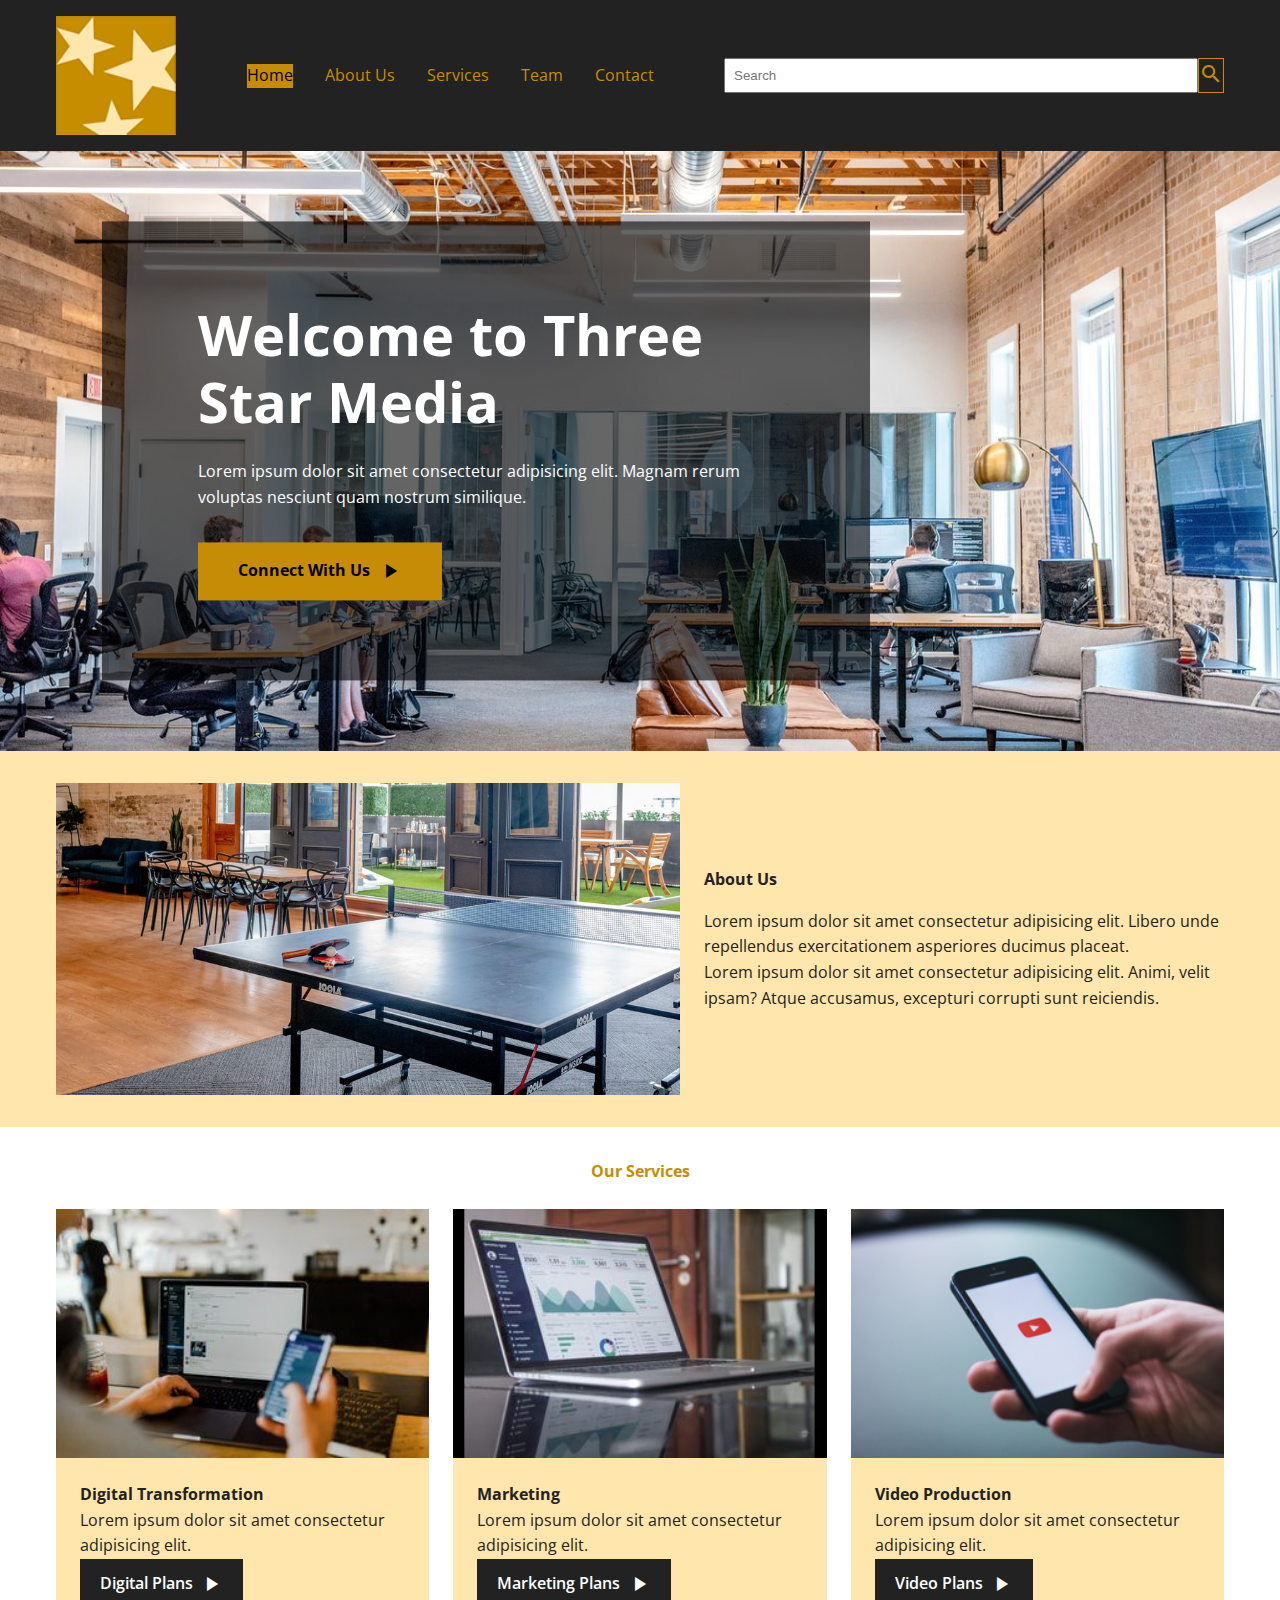
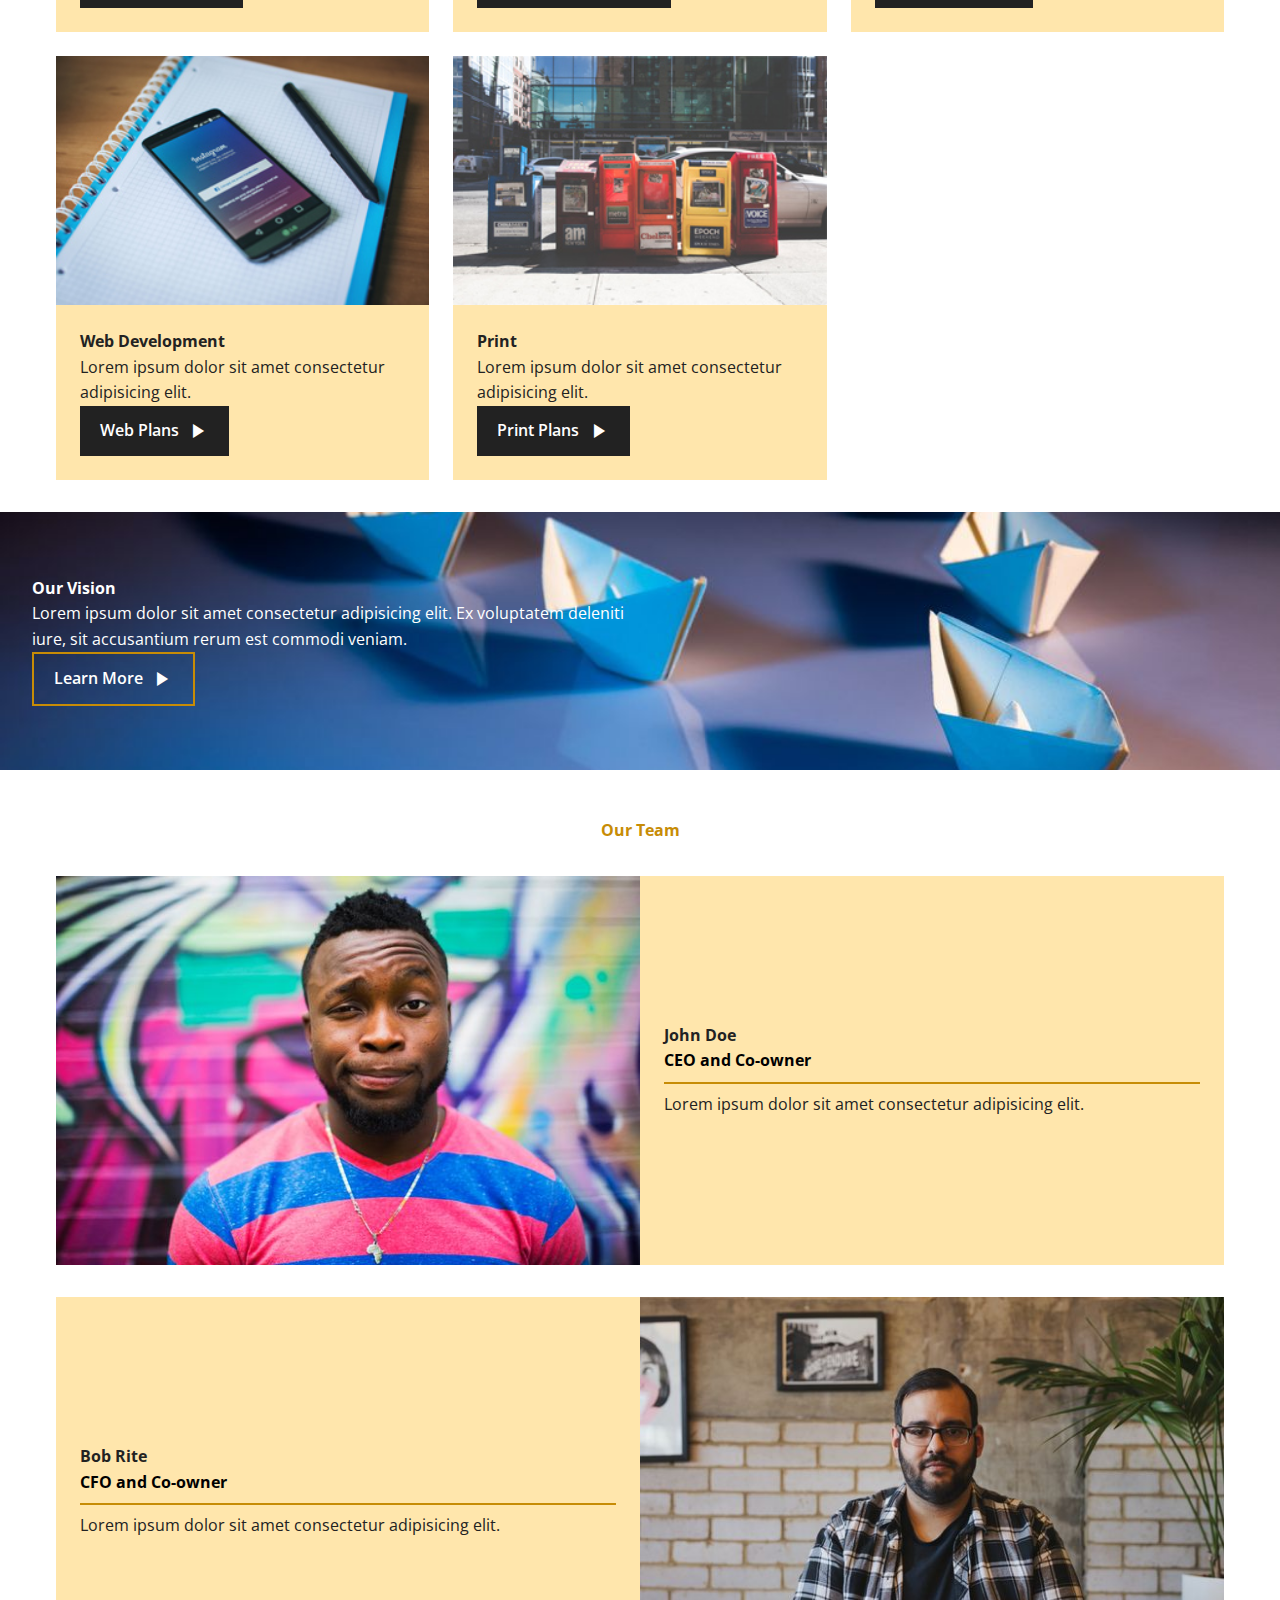
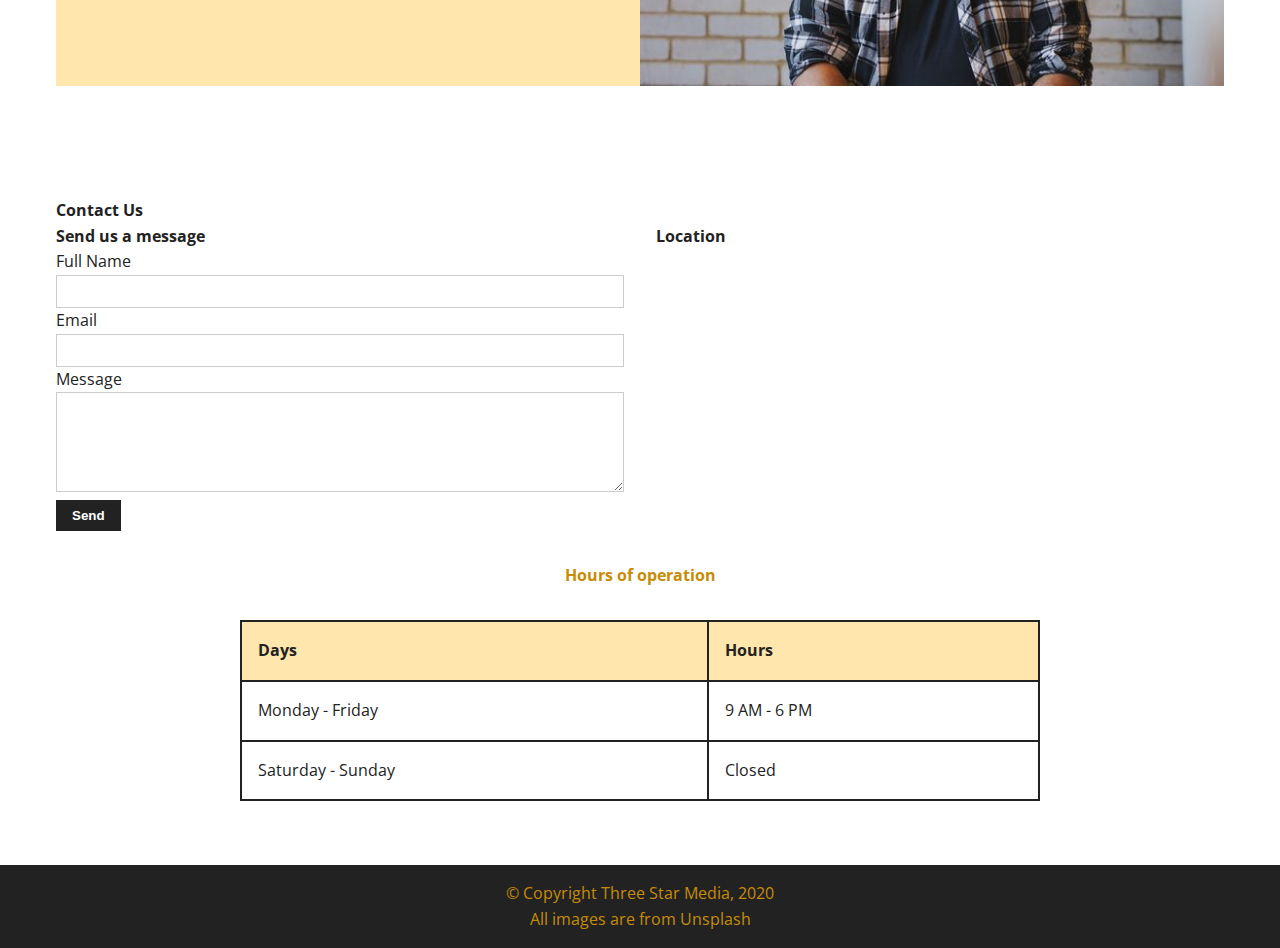
<file: final-project/index.html>
<!DOCTYPE html>
<html lang="en">
<head>
  <meta charset="UTF-8">
  <meta name="viewport" content="width=device-width, initial-scale=1.0">
  <title>Three Star Media</title>

  <!-- Google Font -->
  <link href="https://fonts.googleapis.com/css2?family=Open+Sans:wght@400;600;700&display=swap" rel="stylesheet">

  <!-- Material Icons -->
  <link href="https://fonts.googleapis.com/icon?family=Material+Icons" rel="stylesheet">

  <!-- Main CSS -->
  <link rel="stylesheet" href="css/main.css">
</head>
<body>

  <!-- HEADER -->
  <header class="main-header">
    <div class="container nav-wrap">
      <img src="images/logo.png" alt="Three Star Media Logo" class="logo">

      <nav class="main-nav">
        <ul class="nav-list">
          <li><a href="#" class="active">Home</a></li>
          <li><a href="#about">About Us</a></li>
          <li><a href="#services">Services</a></li>
          <li><a href="#team">Team</a></li>
          <li><a href="#contact">Contact</a></li>
        </ul>
      </nav>

      <form class="search-bar" role="search">
        <label for="search" class="visually-hidden"></label>
        <input type="search" id="search" placeholder="Search">
        <button type="submit"><span class="material-icons">search</span></button>
      </form>
    </div>
  </header>

  <!-- BANNER -->
  <section class="banner">
    <img src="images/main-banner.jpg" alt="Main Banner" class="banner-img">
    <div class="banner-overlay">
      <h1>Welcome to Three Star Media</h1>
      <p>Lorem ipsum dolor sit amet consectetur adipisicing elit. Magnam rerum voluptas nesciunt quam nostrum similique.</p>
      <a href="#" class="btn">Connect with us <span class="material-icons">play_arrow</span></a>
    </div>
  </section>

  <!-- ABOUT -->
  <section id="about" class="about">
    <div class="container about__grid">
      <img src="images/about-us.jpg" alt="About Us Image">
      <div>
        <h2>About Us</h2>
        <p>Lorem ipsum dolor sit amet consectetur adipisicing elit. Libero unde repellendus exercitationem asperiores ducimus placeat.</p>
        <p>Lorem ipsum dolor sit amet consectetur adipisicing elit. Animi, velit ipsam? Atque accusamus, excepturi corrupti sunt reiciendis.</p>
      </div>
    </div>
  </section>

  <!-- SERVICES -->
  <section id="services" class="services">
    <div class="container">
      <h2>Our Services</h2>
      <div class="services-grid">
        <div class="service">
          <img src="images/digital.jpg" alt="">
          <div class="service__body">
            <h3>Digital Transformation</h3>
            <p>Lorem ipsum dolor sit amet consectetur adipisicing elit.</p>
            <a href="#" class="btn dark">Digital Plans <span class="material-icons">play_arrow</span></a>
          </div>
        </div>

        <div class="service">
          <img src="images/marketing.jpg" alt="">
          <div class="service__body">
            <h3>Marketing</h3>
            <p>Lorem ipsum dolor sit amet consectetur adipisicing elit.</p>
            <a href="#" class="btn dark">Marketing Plans <span class="material-icons">play_arrow</span></a>
          </div>
        </div>

        <div class="service">
          <img src="images/video.jpg" alt="">
          <div class="service__body">
            <h3>Video Production</h3>
            <p>Lorem ipsum dolor sit amet consectetur adipisicing elit.</p>
            <a href="#" class="btn dark">Video Plans <span class="material-icons">play_arrow</span></a>
          </div>
        </div>

        <div class="service">
          <img src="images/web.jpg" alt="">
          <div class="service__body">
            <h3>Web Development</h3>
            <p>Lorem ipsum dolor sit amet consectetur adipisicing elit.</p>
            <a href="#" class="btn dark">Web Plans <span class="material-icons">play_arrow</span></a>
          </div>
        </div>

        <div class="service">
          <img src="images/print.jpg" alt="">
          <div class="service__body">
            <h3>Print</h3>
            <p>Lorem ipsum dolor sit amet consectetur adipisicing elit.</p>
            <a href="#" class="btn dark">Print Plans <span class="material-icons">play_arrow</span></a>
          </div>
        </div>
      </div>
    </div>
  </section>

  <!-- VISION -->
  <section class="vision">
    <div class="vision-content">
      <h2>Our Vision</h2>
      <p>Lorem ipsum dolor sit amet consectetur adipisicing elit. Ex voluptatem deleniti iure, sit accusantium rerum est commodi veniam.</p>
      <a href="#" class="btn outline">Learn More <span class="material-icons">play_arrow</span></a>
    </div>
  </section>

  <!-- TEAM -->
  <section id="team" class="team">
    <div class="container">
      <h2>Our Team</h2>
      <div class="team-grid">
        <div class="team-member">
          <img src="images/john.jpg" alt="John Doe">
          <div class="team-text">
            <h3>John Doe</h3>
            <h4>CEO and Co-owner</h4>
            <hr>
            <p>Lorem ipsum dolor sit amet consectetur adipisicing elit.</p>
          </div>
        </div>

        <div class="team-member">
          <img src="images/bob.jpg" alt="Bob Rite">
          <div class="team-text">
            <h3>Bob Rite</h3>
            <h4>CFO and Co-owner</h4>
            <hr>
            <p>Lorem ipsum dolor sit amet consectetur adipisicing elit.</p>
          </div>
        </div>
      </div>
    </div>
  </section>

  <!-- CONTACT -->
  <section id="contact" class="contact">
    <div class="container">
      <h2>Contact Us</h2>
      <div class="contact-grid">
        <form>
          <h3>Send us a message</h3>
          <label for="fullname">Full Name</label>
          <input type="text" id="fullname" name="fullname">

          <label for="email">Email</label>
          <input type="email" id="email" name="email">

          <label for="message">Message</label>
          <textarea id="message" name="message"></textarea>

          <button type="submit" class="btn dark small">Send</button>
        </form>

        <div class="map">
          <h3>Location</h3>
          <iframe src="https://www.google.com/maps/embed?pb=!1m18!1m12!1m3!1d2795.2131816944243!2d-75.7571255844441!3d45.349931979099404!2m3!1f0!2f0!3f0!3m2!1i1024!2i768!4f13.1!3m3!1m2!1s0x4cce05b51e0b9e35%3A0x75e7bff9305d83f2!2sAlgonquin%20College!5e0!3m2!1sen!2sca!4v1582235329285!5m2!1sen!2sca"></iframe>
        </div>
      </div>

      <div class="hours">
        <h3>Hours of operation</h3>
        <table>
          <tr><th>Days</th><th>Hours</th></tr>
          <tr><td>Monday - Friday</td><td>9 AM - 6 PM</td></tr>
          <tr><td>Saturday - Sunday</td><td>Closed</td></tr>
        </table>
      </div>
    </div>
  </section>

  <!-- FOOTER -->
  <footer>
    <p>&copy; Copyright Three Star Media, 2020<br>
    All images are from <a href="https://unsplash.com" target="_blank">Unsplash</a></p>
  </footer>

</body>
</html>
</file>
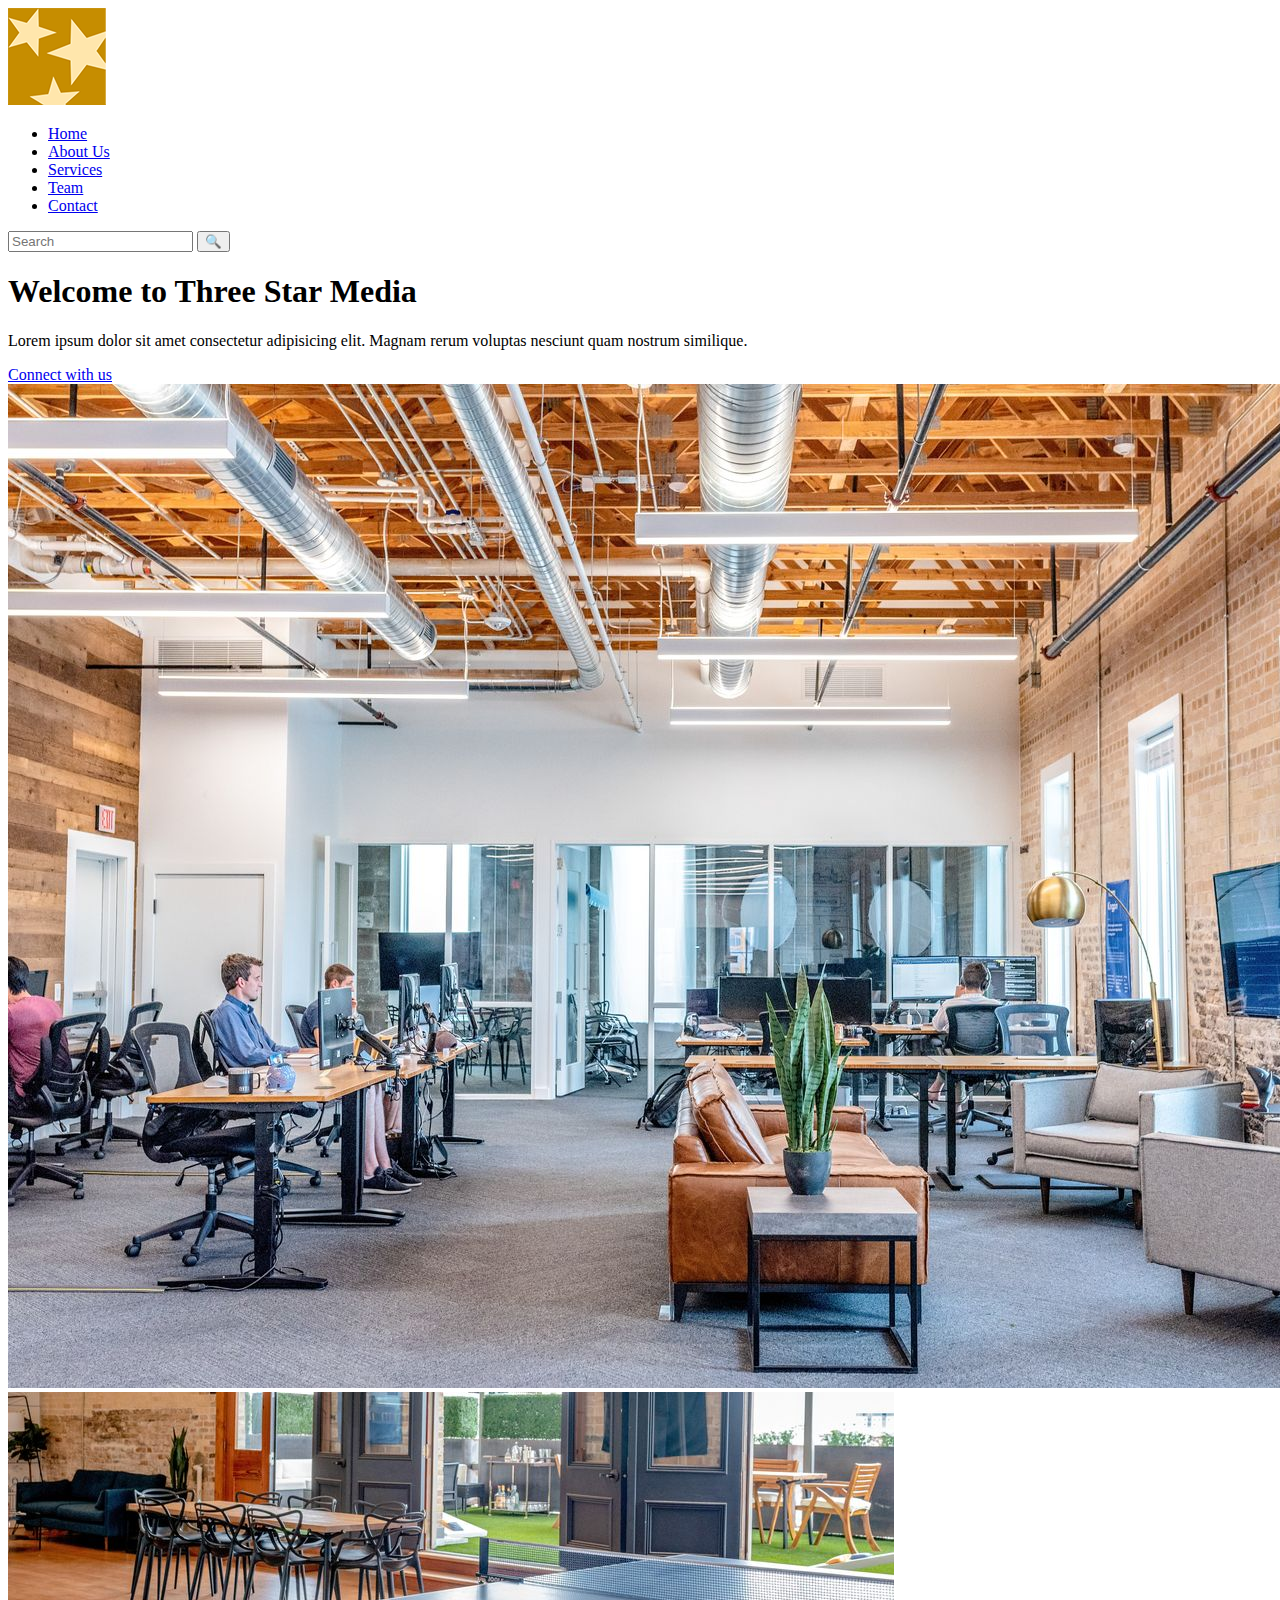
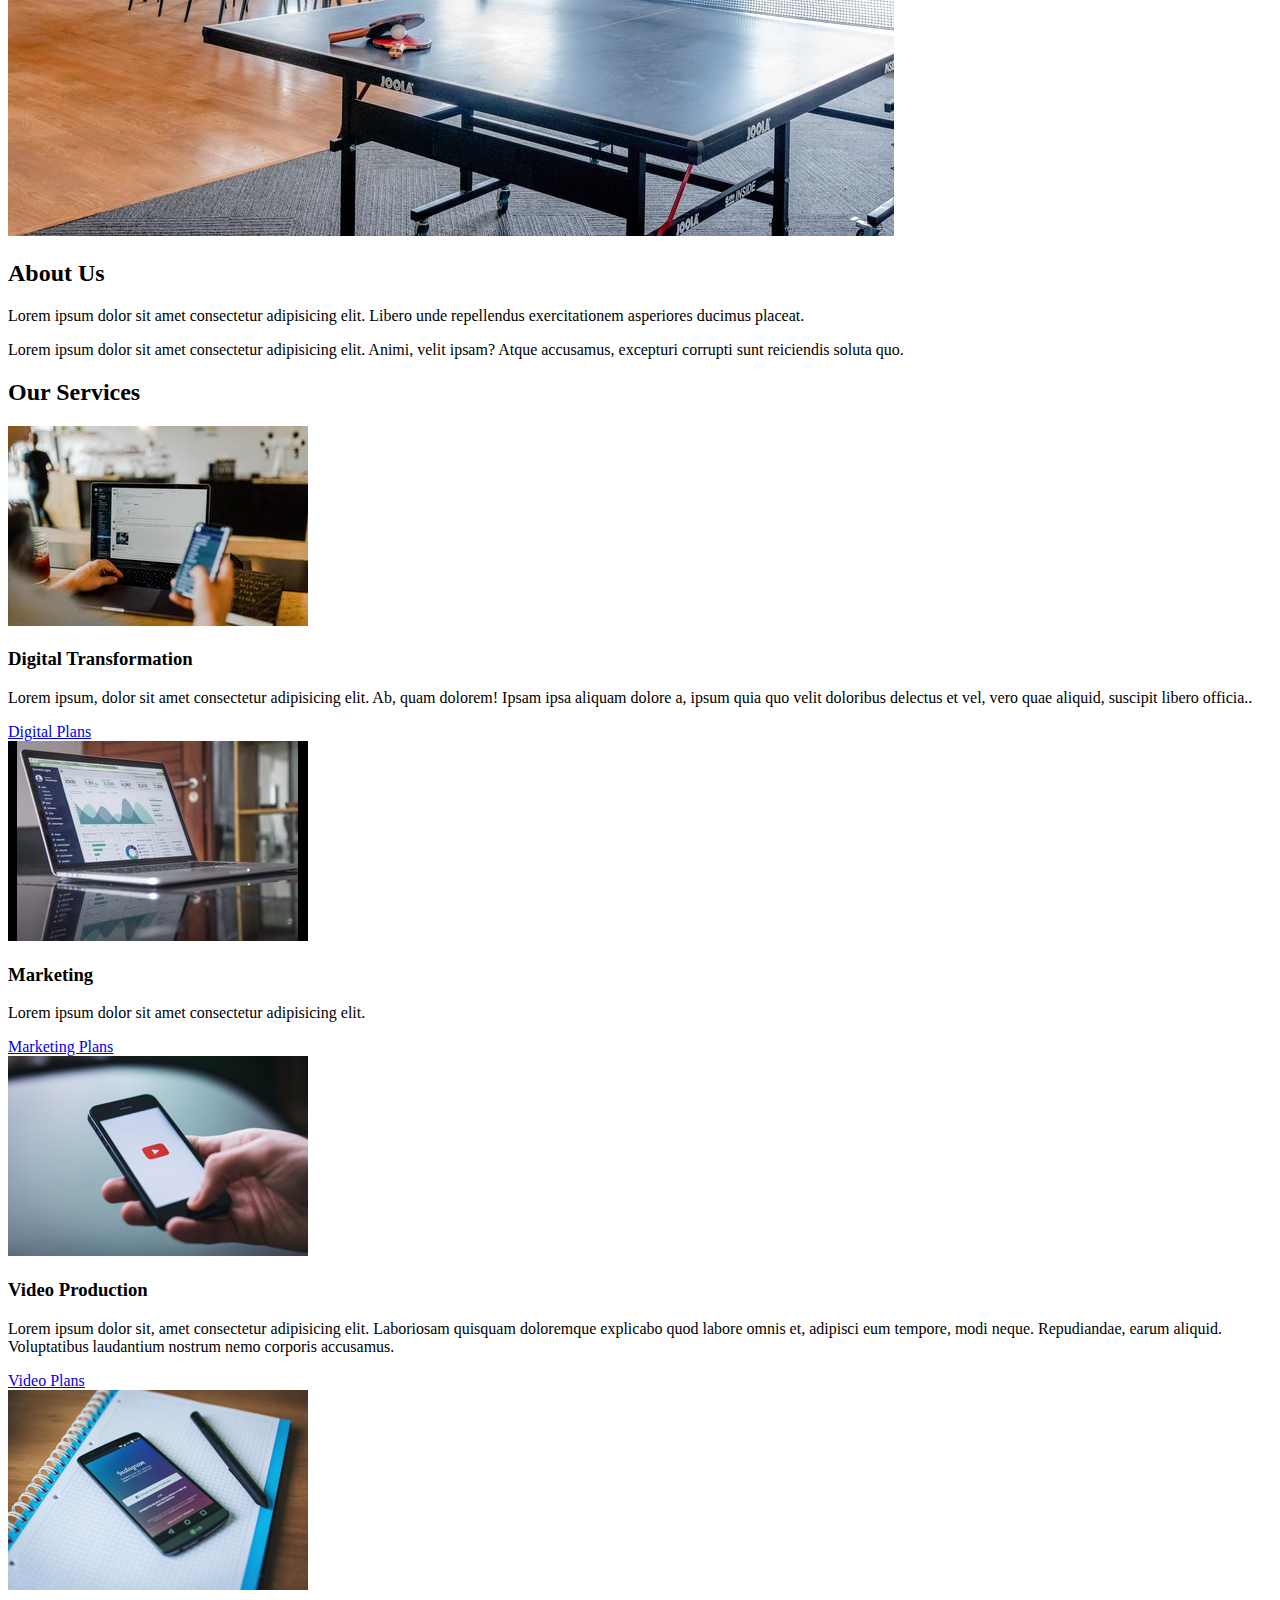
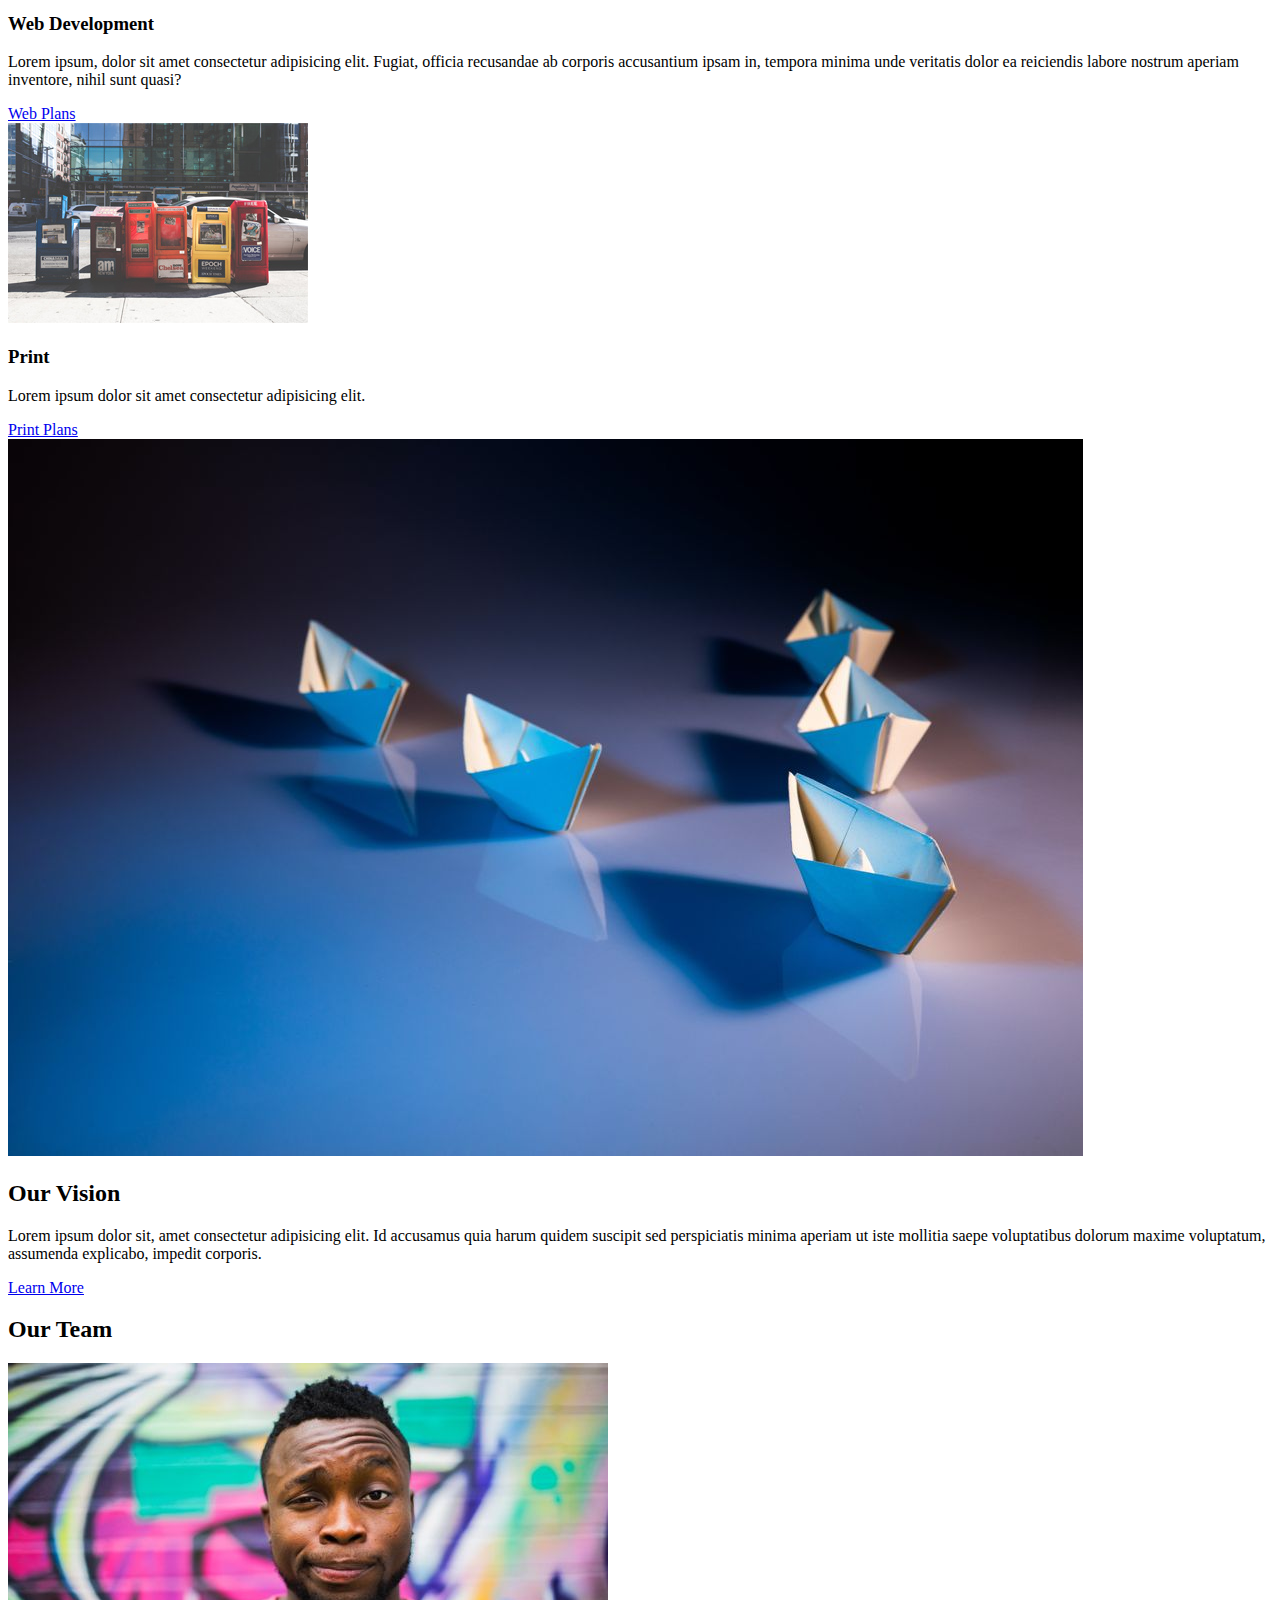
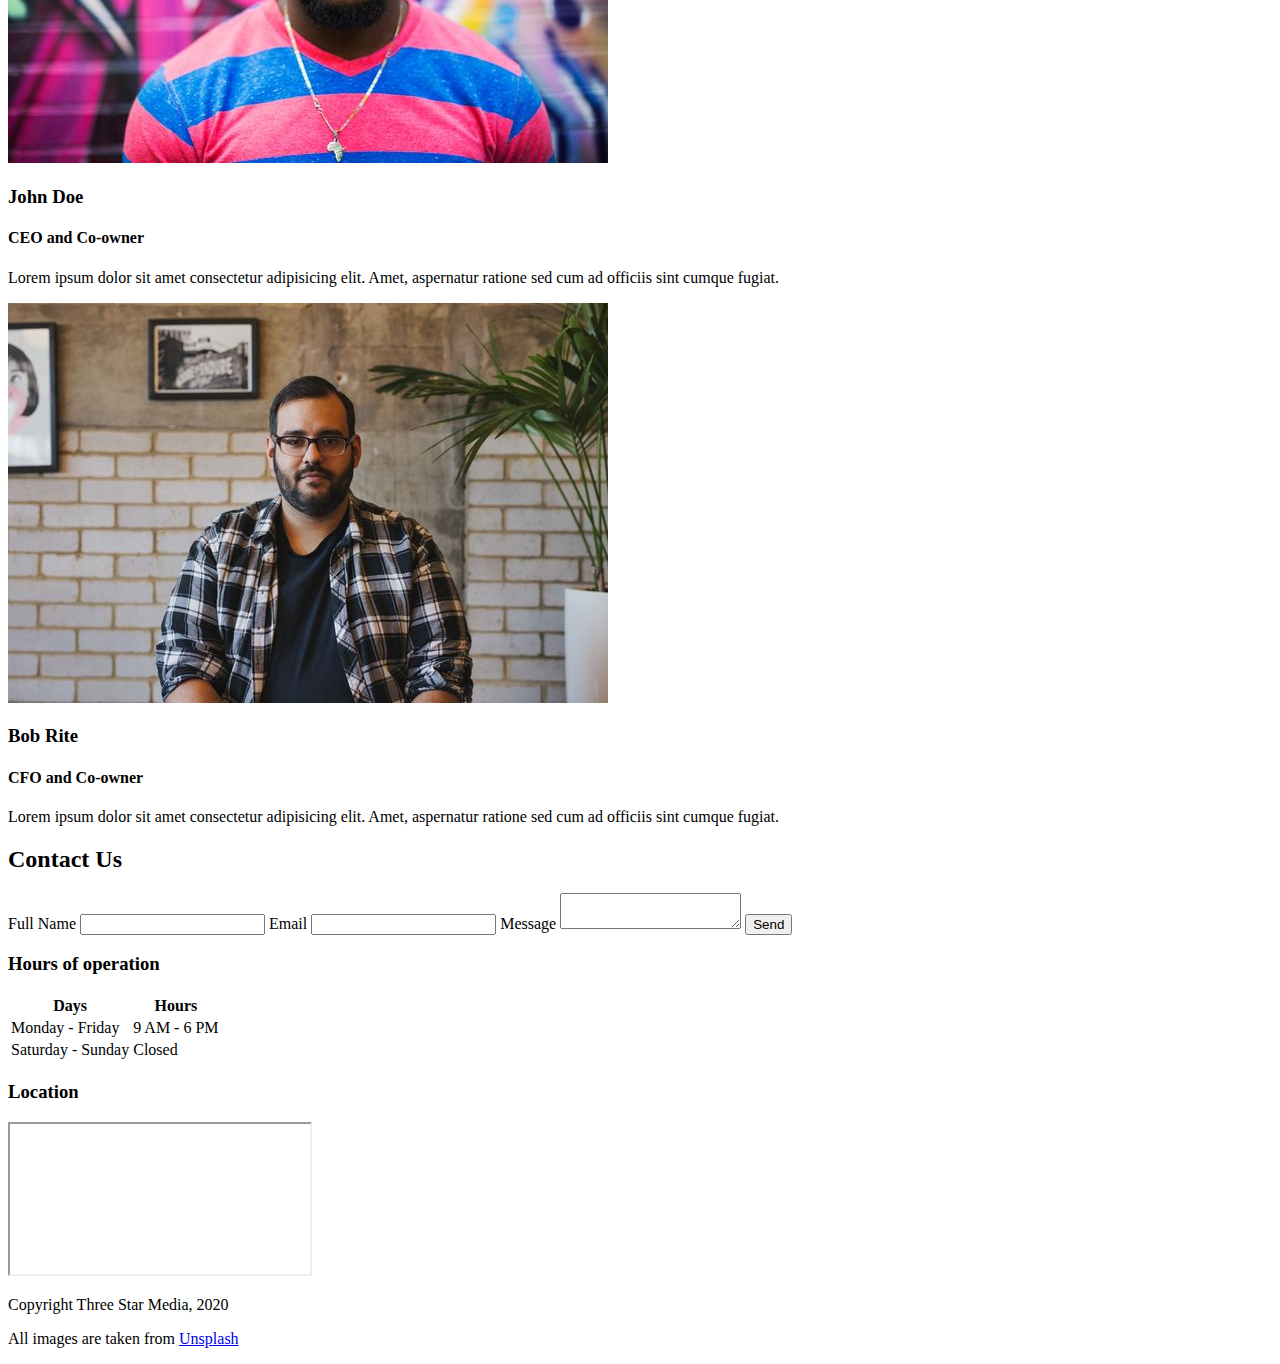
<file: final.project/index.html>
<!DOCTYPE html>
<html lang="en">
<head>
<meta charset="UTF-8" />
<meta name="viewport" content="width=device-width, initial-scale=1.0" />
<title>Three Star Media</title>

</head>
<body>
<div class="header-top">
    <img src="images/logo.png" alt="Top Banner" class="top-banner" >
    </div>
<nav class="main-nav">
<ul class="nav-list">
<li class="nav-item"><a href="#home" class="nav-link">Home</a></li>
<li class="nav-item"><a href="#about" class="nav-link">About Us</a></li>
<li class="nav-item"><a href="#services" class="nav-link">Services</a></li>
<li class="nav-item"><a href="#team" class="nav-link">Team</a></li>
<li class="nav-item"><a href="#contact" class="nav-link">Contact</a></li>
</ul>
</nav>

<div class="search-bar">
<input type="search" placeholder="Search" class="search-input">
<button type="submit" class="search-button">&#128269;</button> 
</div>
<header class="header">
<div class="header-content">
<h1>Welcome to Three Star Media</h1>
<p>Lorem ipsum dolor sit amet consectetur adipisicing elit. Magnam rerum voluptas nesciunt quam nostrum similique.</p>
<a href="#" class="btn">Connect with us</a>
<img src="images/main-banner.jpg" alt="Main Banner" >
</div>
</header>

<section class="about">
<img src="images/about-us.jpg" alt="About" >
<div class="about-content">
<h2>About Us</h2>
<p>Lorem ipsum dolor sit amet consectetur adipisicing elit. Libero unde repellendus exercitationem asperiores ducimus placeat.</p>
<p>Lorem ipsum dolor sit amet consectetur adipisicing elit. Animi, velit ipsam? Atque accusamus, excepturi corrupti sunt reiciendis soluta quo.</p>
</div>
</section>

<section class="services">
<h2>Our Services</h2>
<div class="service">
<img src="images/digital.jpg" alt="Digital ">
<div class="service-content">
<h3>Digital Transformation</h3>
<p>Lorem ipsum, dolor sit amet consectetur adipisicing elit. Ab, quam dolorem! Ipsam ipsa aliquam dolore a, ipsum quia quo velit doloribus delectus et vel, vero quae aliquid, suscipit libero officia..</p>
<a href="#" class="btn">Digital Plans</a>
</div>
</div>

<div class="marketing">
<img src="images/marketing.jpg" alt="Marketing">
<div class="service-content">
<h3>Marketing</h3>
<p>Lorem ipsum dolor sit amet consectetur adipisicing elit.</p>
<a href="#" class="btn">Marketing Plans</a>
</div>
</div>

<div class="video">
<img src="images/video.jpg" alt="Video Production">
<div class="service-content">
<h3>Video Production</h3>
<p>Lorem ipsum dolor sit, amet consectetur adipisicing elit. Laboriosam quisquam doloremque explicabo quod labore omnis et, adipisci eum tempore, modi neque. Repudiandae, earum aliquid. Voluptatibus laudantium nostrum nemo corporis accusamus.</p>
<a href="#" class="btn">Video Plans</a>
</div>
</div>

<div class="web">
<img src="images/web.jpg" alt="Web Development">
<div class="service-content">
<h3>Web Development</h3>
<p>Lorem ipsum, dolor sit amet consectetur adipisicing elit. Fugiat, officia recusandae ab corporis accusantium ipsam in, tempora minima unde veritatis dolor ea reiciendis labore nostrum aperiam inventore, nihil sunt quasi?</p>
<a href="#" class="btn">Web Plans</a>
</div>
</div>

<div class="print">
<img src="images/print.jpg" alt="Print">
<div class="service-content">
<h3>Print</h3>
<p>Lorem ipsum dolor sit amet consectetur adipisicing elit.</p>
<a href="#" class="btn">Print Plans</a>
</div>
</div>

</section>

<section class="vision">
<div class="vision-content">
<img src="images/vision.jpg" alt="Vision Icon">
<h2>Our Vision</h2>
<p>Lorem ipsum dolor sit, amet consectetur adipisicing elit. Id accusamus quia harum quidem suscipit sed perspiciatis minima aperiam ut iste mollitia saepe voluptatibus dolorum maxime voluptatum, assumenda explicabo, impedit corporis.</p>
<a href="#" class="btn dark">Learn More</a>
</div>
</section>

<section class="person">
<h2>Our Team</h2>
<div class="person ">
<img src="images/john.jpg" alt="John Doe">
<div class="team-info">
<h3>John Doe</h3>
<h4>CEO and Co-owner</h4>
<p>Lorem ipsum dolor sit amet consectetur adipisicing elit. Amet, aspernatur ratione sed cum ad officiis sint cumque fugiat.</p>
</div>
</div>

<div class="team-member">
<img src="images/bob.jpg" alt="Bob Rite">
<div class="team-info">
<h3>Bob Rite</h3>
<h4>CFO and Co-owner</h4>
<p>Lorem ipsum dolor sit amet consectetur adipisicing elit. Amet, aspernatur ratione sed cum ad officiis sint cumque fugiat.</p>
</div>
</div>
</section>

<section class="contact">
<h2>Contact Us</h2>

<form>
<label for="name">Full Name</label>
<input type="text" id="name" />

<label for="email">Email</label>
<input type="email" id="email" >

<label for="message">Message</label>
<textarea id="message"></textarea>

<button type="submit" class="btn">Send</button>
</form>

<div class="hours">
<h3>Hours of operation</h3>
<table>
<tr><th>Days</th><th>Hours</th></tr>
<tr><td>Monday - Friday</td><td>9 AM - 6 PM</td></tr>
<tr><td>Saturday - Sunday</td><td>Closed</td></tr>
</table>
</div>

<div class="map">
<h3>Location</h3>
<iframe src="https://www.google.com/maps?q=Algonquin+College,+Ottawa&output=embed"></iframe>
</div>
</section>

<footer>
<p> Copyright Three Star Media, 2020</p>
<p>All images are taken from <a href="https://unsplash.com/">Unsplash</a></p>
</footer>

</body>
</html>
</file>
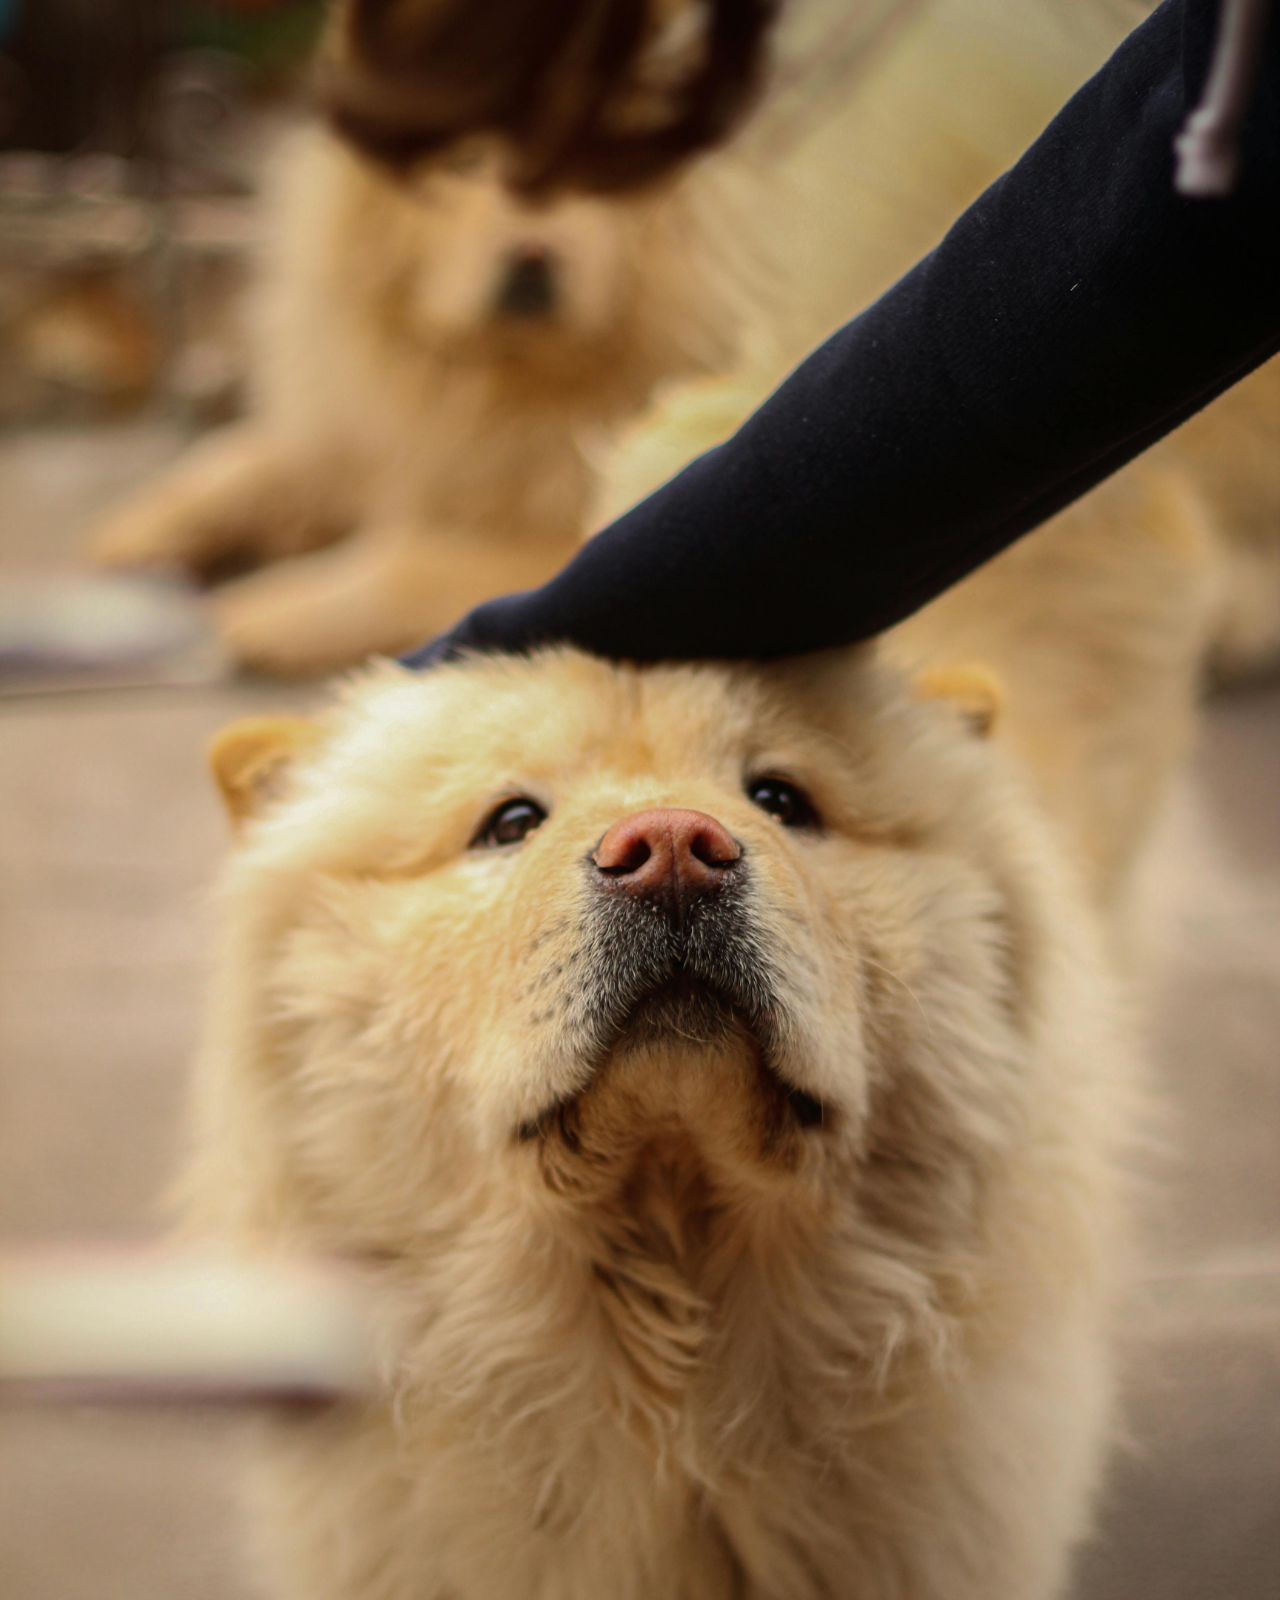
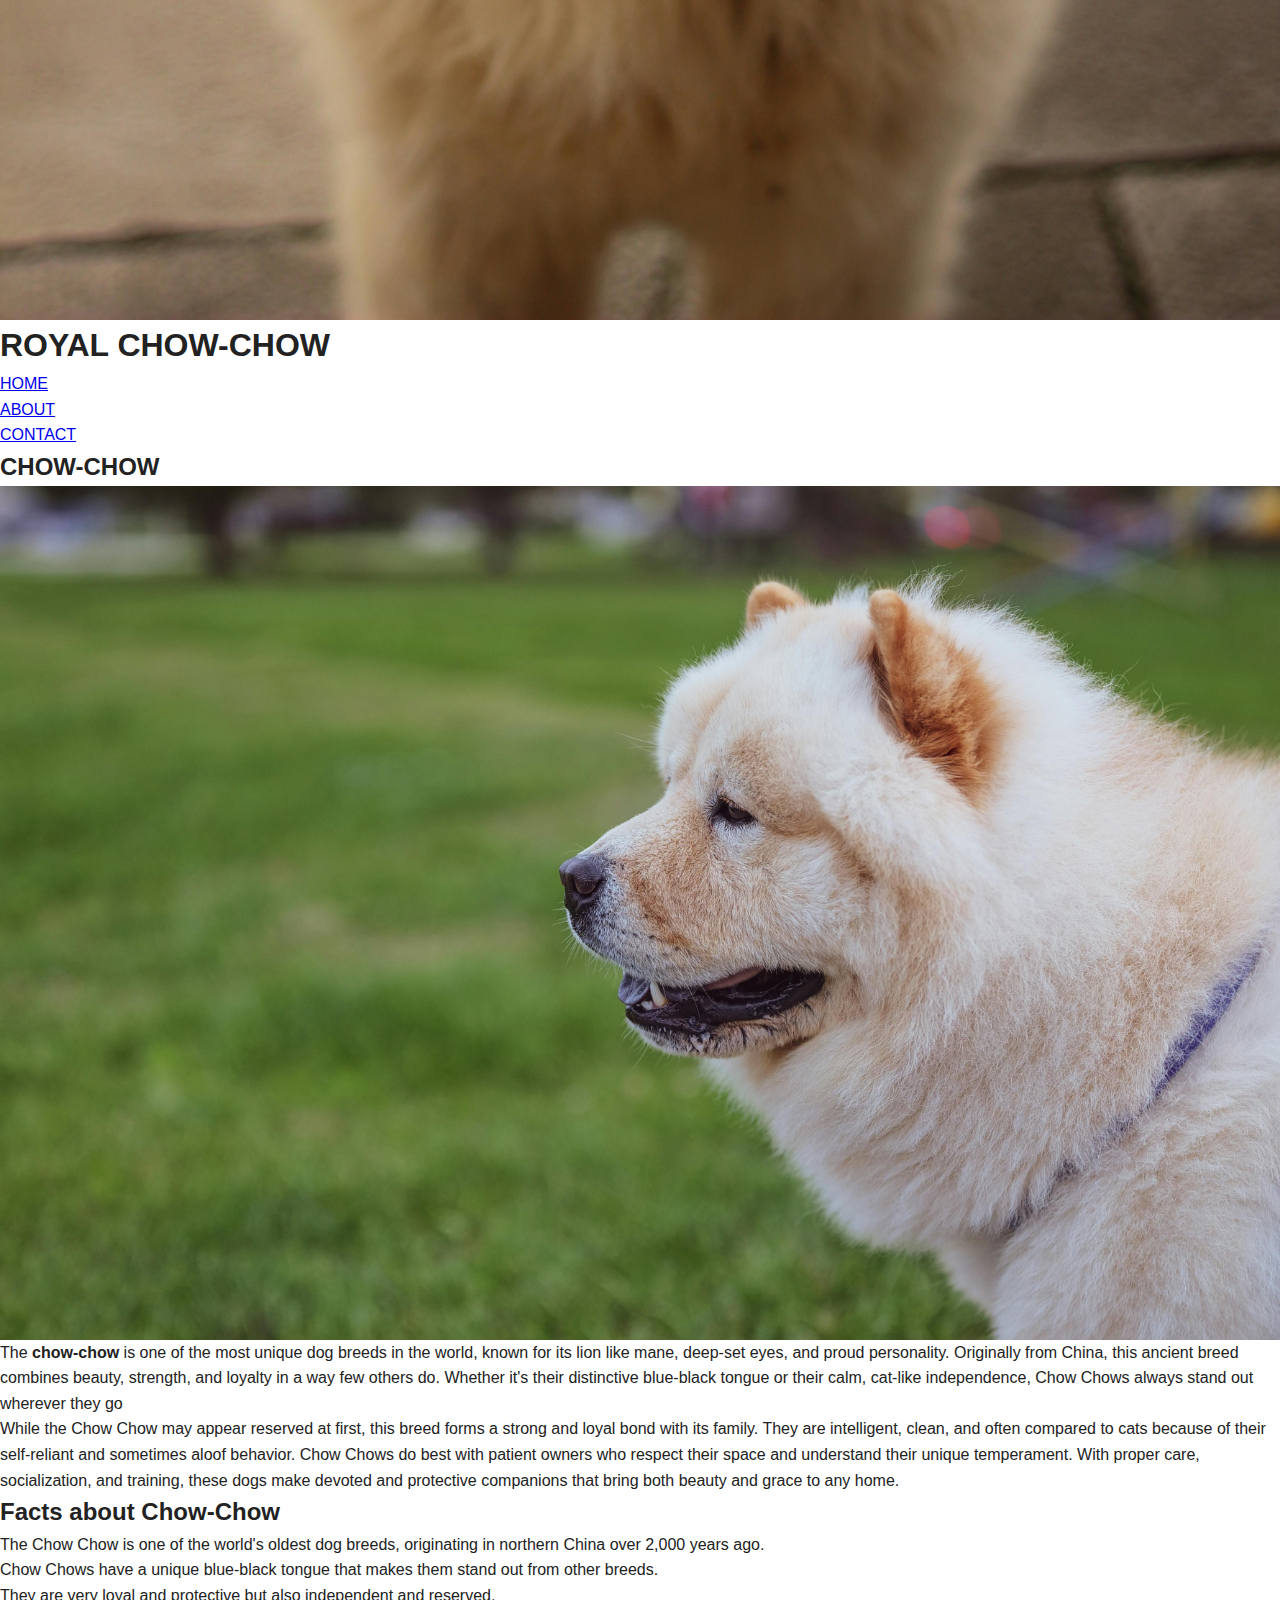
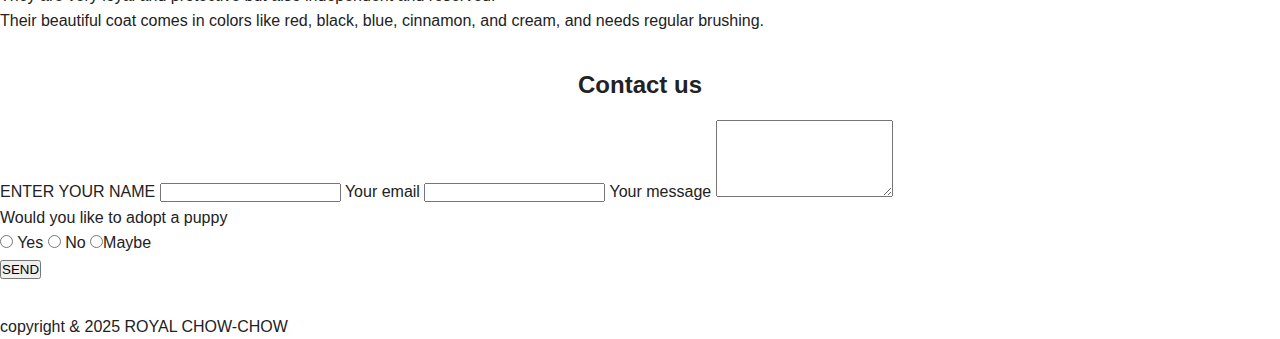
<file: midterm/css/index.html>
<!DOCTYPE html>
<html lang="en">
<head>
    <meta charset="UTF-8">
    <meta name="viewport" content="width=device-width, initial-scale=1.0">
    <title> CHOW-CHOW</title>
    <link href="main.css" rel="stylesheet">
</head>
<body>
    <header>
      <img src="images/puppy.jpg" alt="CHOW-CHOW" class="header-img">
      <h1 class="header-title"> ROYAL CHOW-CHOW</h1>

<nav>
    <ul>
        <li><a href="#">HOME</a></li>
        <li><a href="#">ABOUT</a></li>
        <li><a href="#">CONTACT</a></li>
    </ul>
</nav>
</header>

<main>
    <article>
    <h2> CHOW-CHOW</h2>
    <img src="images/chow-chow.jpg" alt="Fluffy chow-chow" class="article-img">

    <p> The <strong> chow-chow</strong> is one of the most unique dog breeds in the world, known for its lion like mane, deep-set eyes, and proud personality. Originally from China, this ancient breed combines beauty, strength, and loyalty in a way few others do. Whether it's their distinctive blue-black tongue or their calm, cat-like independence, Chow Chows always stand out wherever they go</p>
    <p>While the Chow Chow may appear reserved at first, this breed forms a strong and loyal bond with its family. They are intelligent, clean, and often compared to cats because of their self-reliant and sometimes aloof behavior. Chow Chows do best with patient owners who respect their space and understand their unique temperament. With proper care, socialization, and training, these dogs make devoted and protective companions that bring both beauty and grace to any home.</p>
    </article>
<section class="facts">
    <h2>Facts about Chow-Chow</h2>
    <ul>
        <li>The Chow Chow is one of the world's oldest dog breeds, originating in northern China over 2,000 years ago.</li>
        <li>Chow Chows have a unique blue-black tongue that makes them stand out from other breeds.</li>
        <li>They are very loyal and protective but also independent and reserved.</li>
        <li>Their beautiful coat comes in colors like red, black, blue, cinnamon, and cream, and needs regular brushing.</li>
    </ul>
</section>


 <section id="contact" class="contact">

    <h2>Contact us</h2>
<form action="#" method="post">
    <label for="name"> ENTER YOUR NAME</label>
    <input type="text" id="name" name="name" required>

    <label for="email"> Your email</label>
    <input type="text" id="email" name="email" required>

    <label for="message"> Your message</label>
    <textarea id="message" rows="5"  name="message" required></textarea>

    <p>Would you like to adopt a puppy</p>
    <div class="radio-group">
        <label><input type=radio name="interest" value="yes"> Yes</label>
        <label><input type=radio name="interest" value="No"> No</label>
        <label><input type=radio name="interest" value="maybe">Maybe</label> 
</div>

<button type="submit">SEND</button>
    
</form>
 </section>
</main>

<footer>
    <p> copyright   & 2025 ROYAL CHOW-CHOW</p>
</footer>








    
</body>
</html>
</file>
<file: final-project/css/main.css>
html, body, div, span, applet, object, iframe,
h1, h2, h3, h4, h5, h6, p, blockquote, pre,
a, abbr, acronym, address, big, cite, code,
del, dfn, em, img, ins, kbd, q, s, samp,
small, strike, strong, sub, sup, tt, var,
b, u, i, center,
dl, dt, dd, ol, ul, li,
fieldset, form, label, legend,
table, caption, tbody, tfoot, thead, tr, th, td,
article, aside, canvas, details, embed, 
figure, figcaption, footer, header, hgroup, 
menu, nav, output, ruby, section, summary,
time, mark, audio, video {
    margin: 0;
    padding: 0;
    border: 0;
    font-size: 100%;
    font: inherit;
    vertical-align: baseline;
}
/* HTML5 display-role reset for older browsers */
article, aside, details, figcaption, figure, 
footer, header, hgroup, menu, nav, section {
    display: block;
}
body {
    line-height: 1;
}
.nav-list .active {
    background-color:#c78c06 ;
    color: BLACK;
}
ol, ul {
    list-style: none;
}
blockquote, q {
    quotes: none;
}
blockquote:before, blockquote:after,
q:before, q:after {
    content: '';
    content: none;
}
table {
    border-collapse: collapse;
    border-spacing: 0;
}/* RESET & GLOBAL */
* { margin: 0; padding: 0; box-sizing: border-box; }

html, body {
  font-family: 'Open Sans', sans-serif;
  color: #222;
  background-color: #fff;
  line-height: 1.6;
}

img { width: 100%; display: block; }
h1, h2, h3, h4 { font-weight: 700; }
a { text-decoration: none; color: inherit; }

.container {
  max-width: 1200px;
  margin: 0 auto;
  padding: 0 1rem;
}

/* =========================================================
   BUTTONS
   ========================================================= */
.btn {
  display: inline-flex;
  align-items: center;
  gap: 0.4rem;
  background: #c78c06;
  color: #000;
  padding: 0.75rem 1.25rem;
  font-weight: 600;
  border: none;
  text-transform: capitalize;
}
.btn.dark { background: #222; color: white }
.btn.outline { border: 2px solid #c78c06; background: transparent; color: #fff; }
.btn.small { padding: 0.5rem 1rem; }

/* =========================================================
   HEADER & NAVIGATION
   ========================================================= */
header {
  background: #222;
  color: #c78c06;
  padding: 1rem;
}

.nav-wrap {
  display: flex;
  flex-direction: column;
  align-items: center;
  gap: 1rem;
}

.logo { max-width: 120px; }

.nav-list {
  display: flex;
  flex-direction: column;
  align-items: center;
  gap: 1rem;
}

.nav-list a.active,
.nav-list a:hover {
  border-bottom: 2px solid #c78c06;
}

.search-bar {
  display: flex;
  width: 100%;
  max-width: 500px;
}
.search-bar input {
  flex: 1;
  padding: 0.5rem;
}
.search-bar button {
  background: transparent;
  border: 1px solid #c78c06;
  color: #c78c06;
  cursor: pointer;
}

.banner {
  position: relative;
}

.banner-overlay {
  position: absolute;
  top: 50%;
  left: 8%;            /* move box horizontally */
  transform: translateY(-50%);
  background: rgba(0,0,0,0.6);
  padding: 3rem 2.5rem;
  max-width: 600px;
}


.banner-img {
  width: 100%;
  height: 550px; /* Taller like the reference image */
  object-fit: cover;
  object-position: center;
}


.banner h1 {
  font-size: 3.5rem; /* bigger bold title */
  font-weight: 700;
  line-height: 1.2;
  margin-bottom: 1.5rem;
  color: white;
}

.banner p {
  font-size: 1rem;
  max-width: 65ch;
  margin-bottom: 2rem;
  color: #fff;
}
.banner .btn {
    color: black;
}

/* Button */
.banner a {
  background-color: #c78c06;
  color: white;
  text-decoration: none;
  padding: 1rem 2.5rem;
  display: inline-flex;
  align-items: center;
  gap: 0.5rem;
  font-weight: 700;
  font-size: 1rem;
  
}

.banner a:hover {
  background-color: #e0a518;
}

/* =========================================================
   ABOUT
   ========================================================= */
.about {
  background: #ffe6ac;
  padding: 2rem 1rem;
}
.about__grid {
  display: grid;
  gap: 1.5rem;
}
.about h2 { margin-bottom: 1rem; }

/* =========================================================
   SERVICES
   ========================================================= */
.services {
  padding: 2rem 1rem;
}
.services h2 {
  color: #c78c06;
  text-align: center;
  margin-bottom: 1.5rem;
}
.services-grid {
  display: grid;
  gap: 1.5rem;
}
.service__body {
  background: #ffe6ac;
  padding: 1.5rem;
}

/* =========================================================
   VISION
   ========================================================= */
.vision {
  background: url('../images/vision.jpg') center/cover no-repeat;
  color: #fff;
  padding: 4rem 2rem;
}
.vision-content { max-width: 600px; }

/* =========================================================
   TEAM
   ========================================================= */
.team {
  padding: 3rem 1rem;
}
.team h2 {
  text-align: center;
  color: #c78c06;
  margin-bottom: 2rem;
}
.team-member {
  display: flex;
  flex-direction: column;
  background: #ffe6ac;
  margin-bottom: 2rem;
}
.team-member img { width: 100%; height: auto; }
.team-text { padding: 1.5rem; }
.team-text h4 { color: #000; margin-bottom: 0.5rem; }
.team-text hr { border: none; border-top: 2px solid #c78c06; width: 100%; margin: 0.5rem 0; }

/* =========================================================
   CONTACT
   ========================================================= */
.contact {
  padding: 2rem 1rem;
}
.contact-grid {
  display: grid;
  gap: 2rem;
}
.contact input, .contact textarea {
  width: 100%;
  padding: 0.5rem;
  border: 1px solid #ccc;
}
.contact textarea { min-height: 100px; resize: vertical; }

.hours h3 {
  color: #c78c06;
  margin-top: 2rem;
  text-align: center;
}

.hours table {
  width: 90%;
  max-width: 800px;
  margin: 2rem auto;
  border-collapse: collapse;
  font-size: 1rem;
  text-align: left;
}

/* Header row background */
.hours th {
  background-color: #ffe6ac; /* light yellow */
  color: #222;
  font-weight: 700;
  padding: 1rem;
  border: 2px solid #222;
}

/* Data cells */
.hours td {
  background-color: #fff; /* white background for rows */
  color: #222;
  padding: 1rem;
  border: 2px solid #222;
}

/* Add hover effect for visual polish */
.hours tr:hover td {
  background-color: #fff5d6; /* slightly lighter yellow on hover */
  transition: background-color 0.3s ease;
}

/* =========================================================
   FOOTER
   ========================================================= */
footer {
  background: #222;
  color: #c78c06;
  text-align: center;
  padding: 1rem;
}
footer a { color: #c78c06; }

/* =========================================================
   DESKTOP (min-width: 760px)
   ========================================================= */
@media (min-width: 760px) {
  .nav-wrap {
    flex-direction: row;
    justify-content: space-between;
    align-items: center;
  }
  .nav-list {
    flex-direction: row;
    gap: 2rem;
  }

  .banner-img { height: 600px; }
  .banner-overlay {
    padding: 5rem 6rem;
    max-width: 60%;
    background: rgba(0,0,0,0.6);
  }

  .about__grid {
    grid-template-columns: 1.2fr 1fr;
    align-items: center;
  }
  .services-grid {
    grid-template-columns: repeat(3, 1fr);
  }
  .team-member {
    display: grid;
    grid-template-columns: 1fr 1fr;
    align-items: center;
  }
  .team-member:nth-child(even) img { order: 2; }
  .contact-grid {
    grid-template-columns: 1fr 1fr;
  }
}
</file>
<file: midterm/css/main.css>
/*

  CSS stylesheet for Three Star Media website

 */


/* ===== CSS Reset ===== */

* {

    margin: 0;

    padding: 0;  

    box-sizing: border-box;

}

ol,

ul {

    list-style: none;    

}


/* ===== Global Styles ===== */

body {

    font-family: 'Open Sans', sans-serif;

    line-height: 1.6;

    background-color: #fff;

    color: #222;

}

img {

    display: block;

    max-width: 100%;

    height: auto;

}

.container {

    max-width: 1200px;

    margin: 0 auto;

    padding: 0 1rem;

}


/* ===== Header ===== */

.main-header {

    display: flex;

    align-items: center;

    justify-content: space-between;

    background-color: #222;

    color: #fff;

    padding: 1rem;

}

.main-header .logo img {

    height: 50px;

}

.main-nav ul {

    display: flex;

    gap: 1rem;

}

.main-nav a {

    color: #fff;

    text-decoration: none;

    padding: 0.5rem;

    font-weight: 600;

    border-radius: 4px;

    transition: background-color 0.3s, color 0.3s;

}

.main-nav a:hover {

    background-color: #c78c06;

    color: #222;

}

.search-form {

    display: flex;

}

.search-form input {

    padding: 0.5rem;

    border: 1px solid #ccc;

    border-radius: 4px 0 0 4px;

}

.search-form button {

    padding: 0.5rem 1rem;

    border: none;

    background-color: #c78c06;

    color: #222;

    border-radius: 0 4px 4px 0;

    cursor: pointer;

}


/* ===== Hero ===== */

.hero {

    position: relative;

    overflow: hidden;

}

.hero img {

    width: 100%;

}

.hero-text {

    position: absolute;

    top: 50%;

    left: 50%;

    transform: translate(-50%, -50%);

    text-align: center;

    color: #fff;

    background-color: rgba(0, 0, 0, 0.5);

    padding: 1rem;

    border-radius: 4px;

}

.hero-text h1 {

    margin-bottom: 0.5rem;

    font-size: 2rem;

}

.hero-text p {

    margin-bottom: 1rem;

    font-size: 1rem;

}

.btn-hero {

    display: inline-block;

    background-color: #c78c06;

    color: #222;

    padding: 0.75rem 1.5rem;

    text-decoration: none;

    font-weight: 600;

    border-radius: 4px;

    transition: background-color 0.3s, color 0.3s;

}

.btn-hero:hover {

    background-color: #ffe6ac;

    color: #222;

}


/* ===== About Us ===== */

.about-us {

    display: grid;

    gap: 2rem;

    margin: 2rem 0;

    padding: 0 1rem;

}

.about-us img {

    border-radius: 4px;

}

.about-content h2 {

    margin-bottom: 1rem;

    color: #c78c06;

}

.about-content p {

    margin-bottom: 1rem;

    line-height: 1.5;

}


/* ===== Services ===== */

.services {

    padding: 2rem 0;

    background-color: #ffe6ac;

}

.services h2 {

    text-align: center;

    color: #222;

    margin-bottom: 2rem;

}

.service-card {

    display: flex;

    flex-direction: column;

    background-color: #fff;

    border-radius: 4px;

    overflow: hidden;

    box-shadow: 0 2px 5px rgba(0, 0, 0, 0.1);

    margin-bottom: 2rem;

}

.service-card img {

    width: 100%;

}

.service-info {

    padding: 1rem;

}

.service-info h3 {

    color: #c78c06;

    margin-bottom: 0.5rem;

}

.service-info p {

    margin-bottom: 1rem;

}

.service-info .btn {

    display: inline-block;

    background-color: #c78c06;

    color: #222;

    padding: 0.5rem 1rem;

    text-decoration: none;

    border-radius: 4px;

    transition: background-color 0.3s, color 0.3s;

}

.service-info .btn:hover {

    background-color: #ffe6ac;

    color: #222;

}


/* ===== Team ===== */

.team {

    padding: 2rem 0;

    background-color: #ffe6ac;

}

.team h2 {

    text-align: center;

    color: #222;

    margin-bottom: 2rem;

}

.team-member {

    display: flex;

    flex-direction: column;

    align-items: center;

    gap: 1rem;

    margin-bottom: 2rem;

    padding: 1rem;

    background-color: #fff;

    border-radius: 4px;

    box-shadow: 0 2px 5px rgba(0,0,0,0.1);

}

.team-member img {

    border-radius: 50%;

    width: 150px;

    height: 150px;

    object-fit: cover;

}

.team-text h3 {

    color: #c78c06;

    margin-bottom: 0.5rem;

}

.team-text h4 {

    margin-bottom: 0.5rem;

    font-weight: 600;

    color: #222;

}

.team-text p {

    font-size: 0.9rem;

    line-height: 1.4;

    text-align: center;

}

/* Layout wrapper for the contact form and map */


.contact-wrapper {

    display: flex;

    flex-direction: column; /* stack form and map on small screens */

    gap: 1rem;

}


/* Map styling */

.location iframe {

    border: 0;        

    width: 100%;      

    height: 300px;    

}


/* Desktop (min-width: 760px) overrides */

@media (min-width: 760px) {

    .contact-wrapper {

        flex-direction: row;  

    }

    .contact-form,

    .location {

        flex: 1;             

    }

    .location iframe {

        height: 100%;        

    }

}




/* ===== Contact ===== */

.contact {

    padding: 2rem 0;

}

.contact h2 {

    text-align: center;

    color: #222;

    margin-bottom: 1rem;

}

.contact h3 {

    color: #c78c06;

    margin-bottom: 0.5rem;

}

.contact-form {

    display: flex;

    flex-direction: column;

    gap: 0.5rem;

    margin-bottom: 2rem;

}

.contact-form label {

    font-weight: 600;

    color: #222;

}

.contact-form input,

.contact-form textarea {

    padding: 0.5rem;

    border: 1px solid #ccc;

    border-radius: 4px;

    font-family: inherit;

}

.contact-form button {

    align-self: flex-start;

    padding: 0.5rem 1rem;

    background-color: #c78c06;

    border: none;

    color: #222;

    border-radius: 4px;

    cursor: pointer;

    font-weight: 600;

    transition: background-color 0.3s;

}

.contact-form button:hover {

    background-color: #ffe6ac;

}


/* Table styling */

.hours {

    width: 100%;

    border-collapse: collapse;

    margin-bottom: 2rem;

}

.hours th,

.hours td {

    border: 1px solid #ccc;

    padding: 0.5rem;

    text-align: left;

}

.hours th {

    background-color: #c78c06;

    color: #222;

}

.hours tr:nth-child(even) {

    background-color: #ffe6ac;

}


/* ===== Footer ===== */

.main-footer {

    background-color: #222;

    color: #fff;

    text-align: center;

    padding: 1rem 0;

}


/* ===== Responsive: desktop (min-width: 760px) ===== */

@media (min-width: 760px) {

    /* About section: two columns */

    .about-us {

        grid-template-columns: 1fr 1fr;

        align-items: center;

    }

    /* Services: grid layout */

    .services {

        display: grid;

        grid-template-columns: repeat(auto-fit, minmax(250px, 1fr));

        gap: 1.5rem;

        align-items: stretch;

    }

    .services h2 {

        grid-column: 1 / -1;

    }

    /* Team: horizontal layout */

    .team-member {

        flex-direction: row;

        align-items: flex-start;

    }

    .team-member img {

        width: 200px;

        height: 200px;

        margin-right: 1rem;

    }

    .team-text {

        text-align: left;

    }

    /* Contact form width */

    .contact-form {

        max-width: 600px;

        margin: 0 auto 2rem;

    }

    .contact-form button {

        align-self: flex-start;

    }

}
</file>
